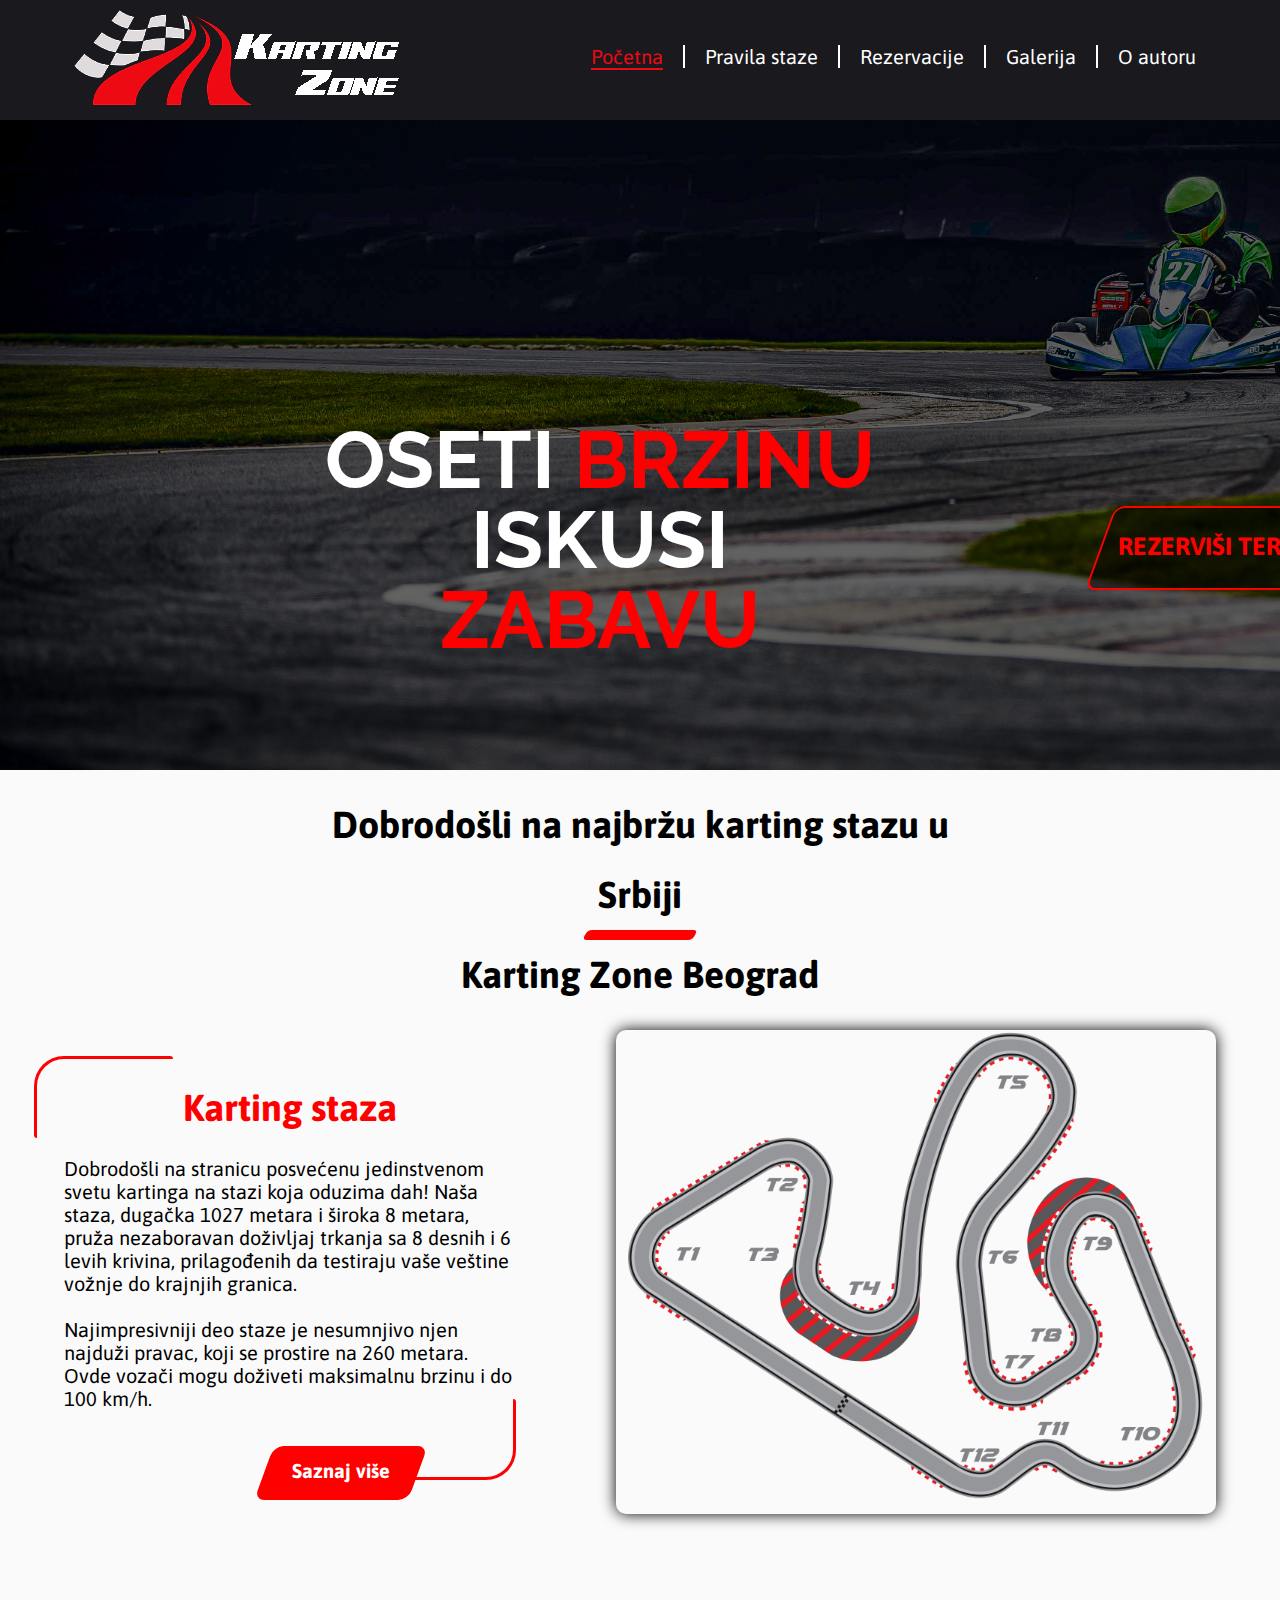
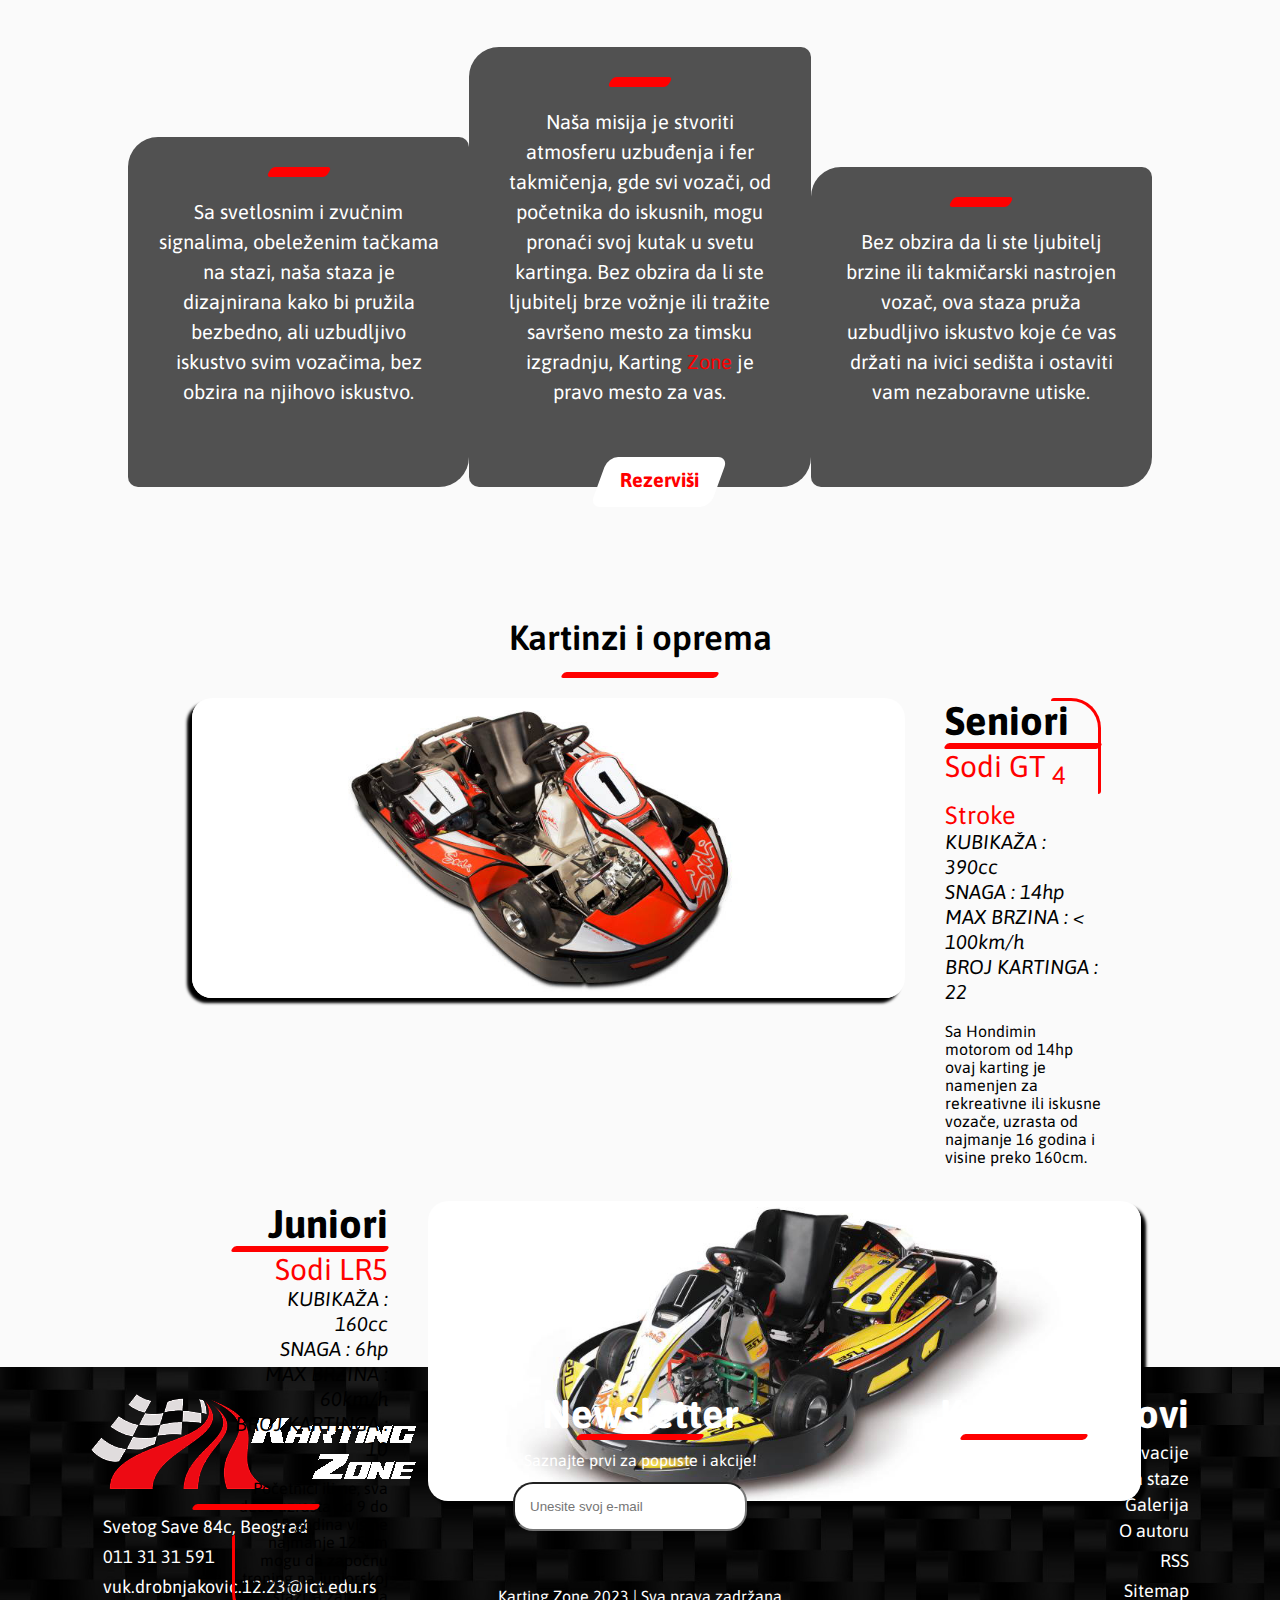
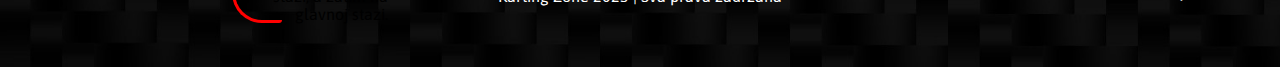
<file: index.html>
<!DOCTYPE html>
<html lang="sr-Latn-RS">
	<head>
		<meta charset="UTF-8"/>
		<meta name="keywords" content="karting, karting beograd, go kart, karting trkanje, karting srbija">
		<meta name="description" content="Dobrodošli na najbržu karting stazu u Srbiji | Karting Zone Beograd">
		<title>Karting Zone Srbija</title>
		<link href="img/h-logo.png" rel="shortcut icon" type="image/png"/>
		<link rel="preconnect" href="https://fonts.googleapis.com">
		<link rel="preconnect" href="https://fonts.gstatic.com" crossorigin>
		<link href="https://fonts.googleapis.com/css2?family=Asap:ital,wght@0,200;0,400;0,600;1,400;1,600&family=Raleway&display=swap" rel="stylesheet">
		<link rel="stylesheet" href="https://cdnjs.cloudflare.com/ajax/libs/font-awesome/6.5.0/css/all.min.css" integrity="sha512-Avb2QiuDEEvB4bZJYdft2mNjVShBftLdPG8FJ0V7irTLQ8Uo0qcPxh4Plq7G5tGm0rU+1SPhVotteLpBERwTkw==" crossorigin="anonymous" referrerpolicy="no-referrer"/>
		<link href="css/style.css" rel="stylesheet" type="text/css"/>
		
	</head>
	<body>
		<header>
			<div class="wrap">
				<div id="logo">
					<a href="index.html"><img src="img/logo-white.png" alt="Logo"/></a>
				</div>
				<nav>
					<ul>
						<li id="active"><a href="index.html">Početna</a></li>
						<li><a href="pravila-staze.html">Pravila staze</a></li>
						<li><a href="rezervacije.html">Rezervacije</a></li>
						<li><a href="galerija.html">Galerija</a></li>
						<li><a href="autor.html">O autoru</a></li>
					</ul>
				</nav>
				<div class="cleaner"></div>
			</div>
		</header>
		<div id="main">
			<div id="main-bg-picture">
				<div class="cover-black">
					<div class="wrap-h1">
						<h1>Oseti <span class="red">brzinu</span> <br/> iskusi <br/><span class="red">zabavu</span></h1>
					</div>
					<a href="rezervacije.html"><div class="main-button"><p>REZERVIŠI TERMIN</p></div></a>
				</div>
			</div>
			<div class="wrap">
				<div id="main-title">
					<h2>Dobrodošli na najbržu karting stazu u Srbiji</h2>
					<hr/>
					<h2>Karting Zone Beograd</h2>
				</div>
				<div id="main-staza">
					<div id="main-text-staza">
						<div class="text-title">
							<h2>Karting staza</h2>
							<br/>
						</div>
						<p>Dobrodošli na stranicu posvećenu jedinstvenom svetu kartinga na stazi koja oduzima dah! Naša staza, dugačka 1027 metara i široka 8 metara, pruža nezaboravan doživljaj trkanja sa 8 desnih i 6 levih krivina, prilagođenih da testiraju vaše veštine vožnje do krajnjih granica.</p>
						<br/>
						<p>Najimpresivniji deo staze je nesumnjivo njen najduži pravac, koji se prostire na 260 metara. Ovde vozači mogu doživeti maksimalnu brzinu i do 100 km/h.</p>
						<div class="top-left border"></div>
						<div class="bottom-right border"></div>
						<a href="pravila-staze.html"><div class="main-button"><p>Saznaj više</p></div></a>
					</div>
					<div id="main-picture-staza">
						<img src="img/track-layout.png" alt="Staza"/>
					</div>
				</div>
			</div>
			<div id="second-bg-picture">
				<div id="podium-wrap">
					<div class="II podium">
						<div class="podium-title">
							<i class="fa-solid fa-road"></i>
						</div>
						<hr/>
						<p> Sa svetlosnim i zvučnim signalima, obeleženim tačkama na stazi, naša staza je dizajnirana kako bi pružila bezbedno, ali uzbudljivo iskustvo svim vozačima, bez obzira na njihovo iskustvo.</p>
					</div>
					<div class="I podium">
						<div class="podium-title">
							<i class="fa-solid fa-ranking-star"></i>
						</div>
						<hr/>
						<p>Naša misija je stvoriti atmosferu uzbuđenja i fer takmičenja, gde svi vozači, od početnika do iskusnih, mogu pronaći svoj kutak u svetu kartinga. Bez obzira da li ste ljubitelj brze vožnje ili tražite savršeno mesto za timsku izgradnju, Karting <span class="red">Zone</span> je pravo mesto za vas.</p>
						<a href="rezervacije.html">
							<div class="main-button">
								<p>Rezerviši</p>
							</div>
						</a>
					</div>
					<div class="III podium">
						<div class="podium-title">
							<i class="fa-solid fa-flag-checkered"></i>
						</div>
						<hr/>
						<p>Bez obzira da li ste ljubitelj brzine ili takmičarski nastrojen vozač, ova staza pruža uzbudljivo iskustvo koje će vas držati na ivici sedišta i ostaviti vam nezaboravne utiske.</p>
					</div>
				</div>
			</div>
			<div id="main-karts">
				<h2>Kartinzi i oprema</h2>
				<hr/>
				<div class="karts-wrap" id="senior">
					<div id="senior-kart-image"><img src="img/senior-karting.jpg" alt="Senior karting"/></div>
					<div class="kart-text">
						<h3>Seniori</h3>
						<hr/>
						<h4>Sodi GT <sub>4 Stroke</sub></h4>
						<ul>
							<li>KUBIKAŽA : 390cc</li>
							<li>SNAGA : 14hp</li>
							<li>MAX BRZINA : &lt; 100km/h</li>
							<li>BROJ KARTINGA : 22</li>
						</ul>
						<br/>
						<p>Sa Hondimin motorom od 14hp ovaj karting je namenjen za rekreativne ili iskusne vozače, uzrasta od najmanje 16 godina i visine preko 160cm.</p>
						<div class="top-right border"></div>
					</div>
				</div>
				<div class="karts-wrap">
					<div class="kart-text" id="junior">
						<h3>Juniori</h3>
						<hr/>
						<h4>Sodi LR5</h4>
						<ul>
							<li>KUBIKAŽA : 160cc</li>
							<li>SNAGA : 6hp</li>
							<li>MAX BRZINA : 60km/h</li>
							<li>BROJ KARTINGA : 10</li>
						</ul>
						<br/>
						<p>Početnici ili ne, sva deca uzrasta od 9 do 15 godina visine najmanje 125cm mogu da započnu trening na juniorskoj stazi, a zatim na glavnoj stazi. </p>
						<div class="bottom-left border"></div>
					</div>
					<div id="junior-kart-image"><img src="img/junior-karting.jpg" alt="Junior karting"/></div>
				</div>
			</div>
		</div>
		<footer>
			<div class="wrap">
				<div class="footer-block">
					<a href="index.html"><img src="img/logo-white.png" alt="Footer logo"/></a>
					<hr/>
					<ul>
						<li><a href="#"><i class="fa-solid fa-location-dot"></i>&nbsp;&nbsp; Svetog Save 84c, Beograd</li></a>
						<li><a href="#"><i class="fa-solid fa-phone"></i>&nbsp;&nbsp; 011 31 31 591</li></a>
						<li><a href="mailto: vuk.drobnjakovic.12.23@ict.edu.rs"><i class="fa-solid fa-envelope"></i>&nbsp;&nbsp; vuk&#46;drobnjakovic&#46;12&#46;23&#64;ict&#46;edu&#46;rs</a></li>
					</ul>
				</div>
				<div class="footer-block">
					<h3>Newsletter</h3>
					<hr/>
					<form action="obrada.php" method="post">
						<label for="newsletter">Saznajte prvi za popuste i akcije!</label>
						<input type="email" id="newsletter" name="newsletter" placeholder="Unesite svoj e-mail"/>
						<a href="#"><i class="fa-solid fa-paper-plane"></i></a>
					</form>
					<a href="https://www.instagram.com" target="_blank"><i class="fa-brands fa-instagram"></i></a>
					<a href="https://www.facebook.com" target="_blank"><i class="fa-brands fa-facebook"></i></a>
					<a href="https://www.twitter.com" target="_blank"><i class="fa-brands fa-twitter"></i></a>
					<a href="https://www.linkedin.com" target="_blank"><i class="fa-brands fa-linkedin"></i></a>
					<p>Karting Zone 2023 | Sva prava zadržana</p>
				</div>
				<div class="footer-block">
					<h3>Korisni linkovi</h3>
					<hr/>
					<ul>
						<li><a href="rezervacije.html">Rezervacije</a></li>
						<li><a href="pravila-staze">Pravila staze</a></li>
						<li><a href="galerija.html">Galerija</a></li>
						<li><a href="autor.html">O autoru</a></li>
						<li><a href="rss.xml" target="_blank">RSS <i class="fa-solid fa-square-rss"></i></a></li>
						<li><a href="sitemap.xml" target="_blank">Sitemap<i class="fa-solid fa-sitemap"></i></a></li>
					</ul>
				</div>
			</div>
		</footer>
	</body>
</html>
</file>
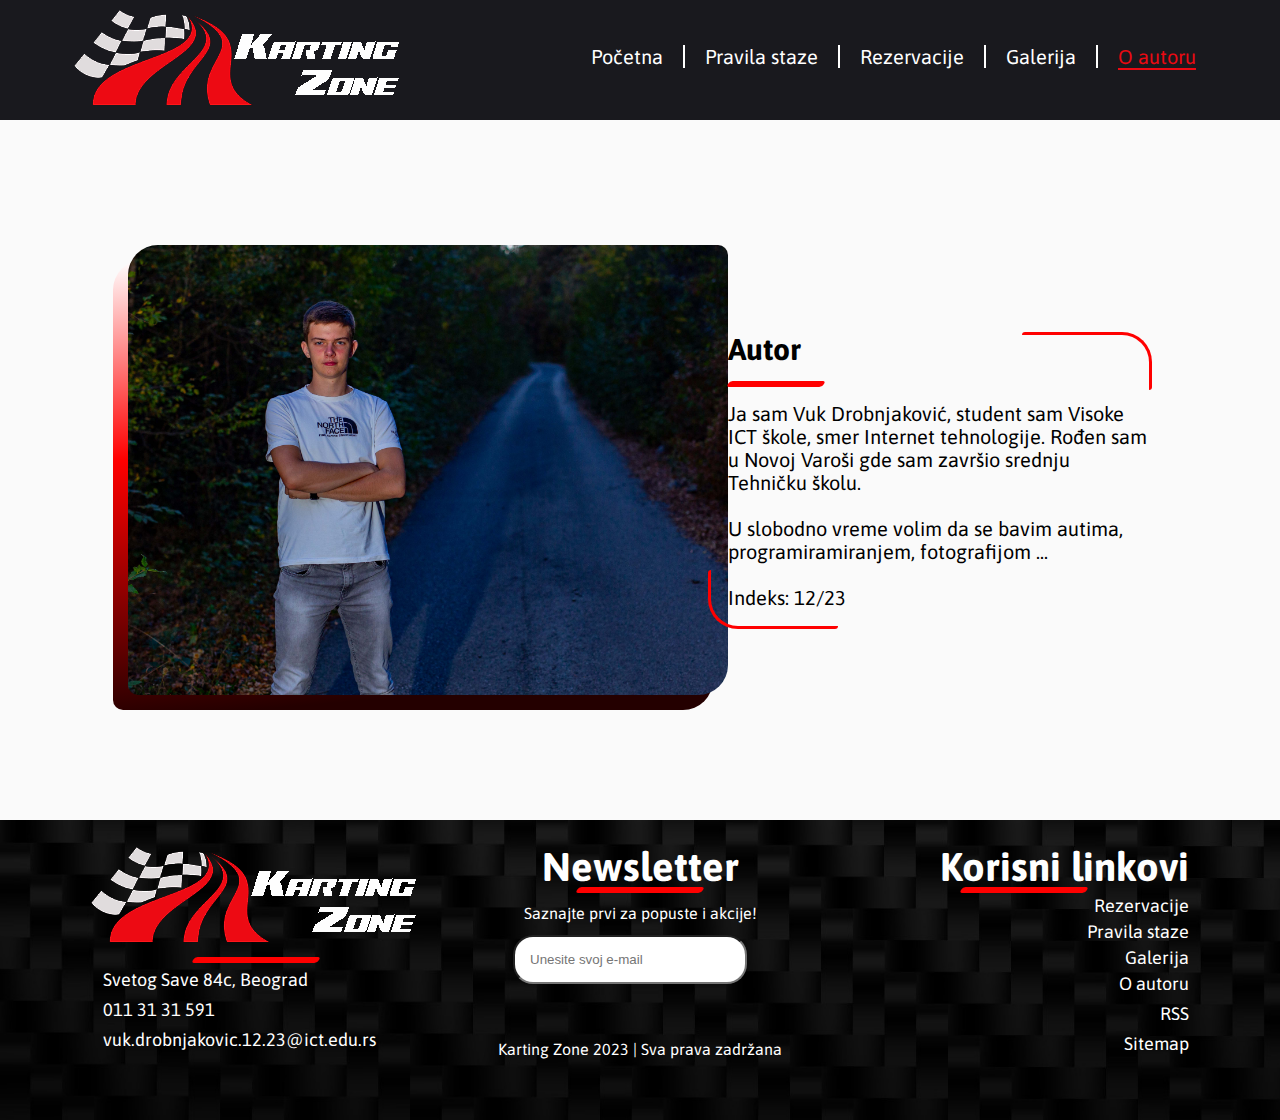
<file: autor.html>
<!DOCTYPE html>
<html lang="sr-Latn-RS">
	<head>
		<meta charset="UTF-8"/>
		<title>O autoru | Karting Zone</title>
		<link href="img/h-logo.png" rel="shortcut icon" type="image/png"/>
		<link rel="preconnect" href="https://fonts.googleapis.com">
		<link rel="preconnect" href="https://fonts.gstatic.com" crossorigin>
		<link href="https://fonts.googleapis.com/css2?family=Asap:ital,wght@0,200;0,400;0,600;1,400;1,600&family=Raleway&display=swap" rel="stylesheet">
		<link rel="stylesheet" href="https://cdnjs.cloudflare.com/ajax/libs/font-awesome/6.5.0/css/all.min.css" integrity="sha512-Avb2QiuDEEvB4bZJYdft2mNjVShBftLdPG8FJ0V7irTLQ8Uo0qcPxh4Plq7G5tGm0rU+1SPhVotteLpBERwTkw==" crossorigin="anonymous" referrerpolicy="no-referrer"/>
		<link href="css/style.css" rel="stylesheet" type="text/css"/>
		
	</head>
	<body>
		<header>
			<div class="wrap">
				<div id="logo">
					<a href="index.html"><img src="img/logo-white.png" alt="Logo"/></a>
				</div>
				<nav>
					<ul>
						<li><a href="index.html">Početna</a></li>
						<li><a href="pravila-staze.html">Pravila staze</a></li>
						<li><a href="rezervacije.html">Rezervacije</a></li>
						<li><a href="galerija.html">Galerija</a></li>
						<li id="active"><a href="autor.html">O autoru</a></li>
					</ul>
				</nav>
				<div class="cleaner"></div>
			</div>
		</header>
		<div id="main">
			<div id="wrap-autor">
				<div id="autor-picture">
					<div id="autor-picture-background"></div>
					<img src="img/autor.jpg" alt="autor"/>
				</div>
				<div id="autor-text">
					<div class="bottom-left border"></div>
					<h2>Autor</h2>
					<hr/>
					<p>Ja sam Vuk Drobnjaković, student sam Visoke ICT škole, smer Internet tehnologije. Rođen sam u Novoj Varoši gde sam završio srednju Tehničku školu.</p>
					<br/>
					<p>U slobodno vreme volim da se bavim autima, programiramiranjem, fotografijom ...</p>
					<br/>
					<p>Indeks: 12/23</p>
					<div class="top-right border"></div>
				</div>
			</div>
		</div>
		<footer>
			<div class="wrap">
				<div class="footer-block">
					<a href="index.html"><img src="img/logo-white.png" alt="Footer logo"/></a>
					<hr/>
					<ul>
						<li><a href="#"><i class="fa-solid fa-location-dot"></i>&nbsp;&nbsp; Svetog Save 84c, Beograd</li></a>
						<li><a href="#"><i class="fa-solid fa-phone"></i>&nbsp;&nbsp; 011 31 31 591</li></a>
						<li><a href="mailto: vuk.drobnjakovic.12.23@ict.edu.rs"><i class="fa-solid fa-envelope"></i>&nbsp;&nbsp; vuk&#46;drobnjakovic&#46;12&#46;23&#64;ict&#46;edu&#46;rs</a></li>
					</ul>
				</div>
				<div class="footer-block">
					<h3>Newsletter</h3>
					<hr/>
					<form action="obrada.php" method="post">
						<label for="newsletter">Saznajte prvi za popuste i akcije!</label>
						<input type="email" id="newsletter" name="newsletter" placeholder="Unesite svoj e-mail"/>
						<a href="#"><i class="fa-solid fa-paper-plane"></i></a>
					</form>
					<a href="https://www.instagram.com" target="_blank"><i class="fa-brands fa-instagram"></i></a>
					<a href="https://www.facebook.com" target="_blank"><i class="fa-brands fa-facebook"></i></a>
					<a href="https://www.twitter.com" target="_blank"><i class="fa-brands fa-twitter"></i></a>
					<a href="https://www.linkedin.com" target="_blank"><i class="fa-brands fa-linkedin"></i></a>
					<p>Karting Zone 2023 | Sva prava zadržana</p>
				</div>
				<div class="footer-block">
					<h3>Korisni linkovi</h3>
					<hr/>
					<ul>
						<li><a href="rezervacije.html">Rezervacije</a></li>
						<li><a href="pravila-staze">Pravila staze</a></li>
						<li><a href="galerija.html">Galerija</a></li>
						<li><a href="autor.html">O autoru</a></li>
						<li><a href="rss.xml" target="_blank">RSS <i class="fa-solid fa-square-rss"></i></a></li>
						<li><a href="sitemap.xml" target="_blank">Sitemap<i class="fa-solid fa-sitemap"></i></a></li>
					</ul>
				</div>
			</div>
		</footer>
	</body>
</html>
</file>
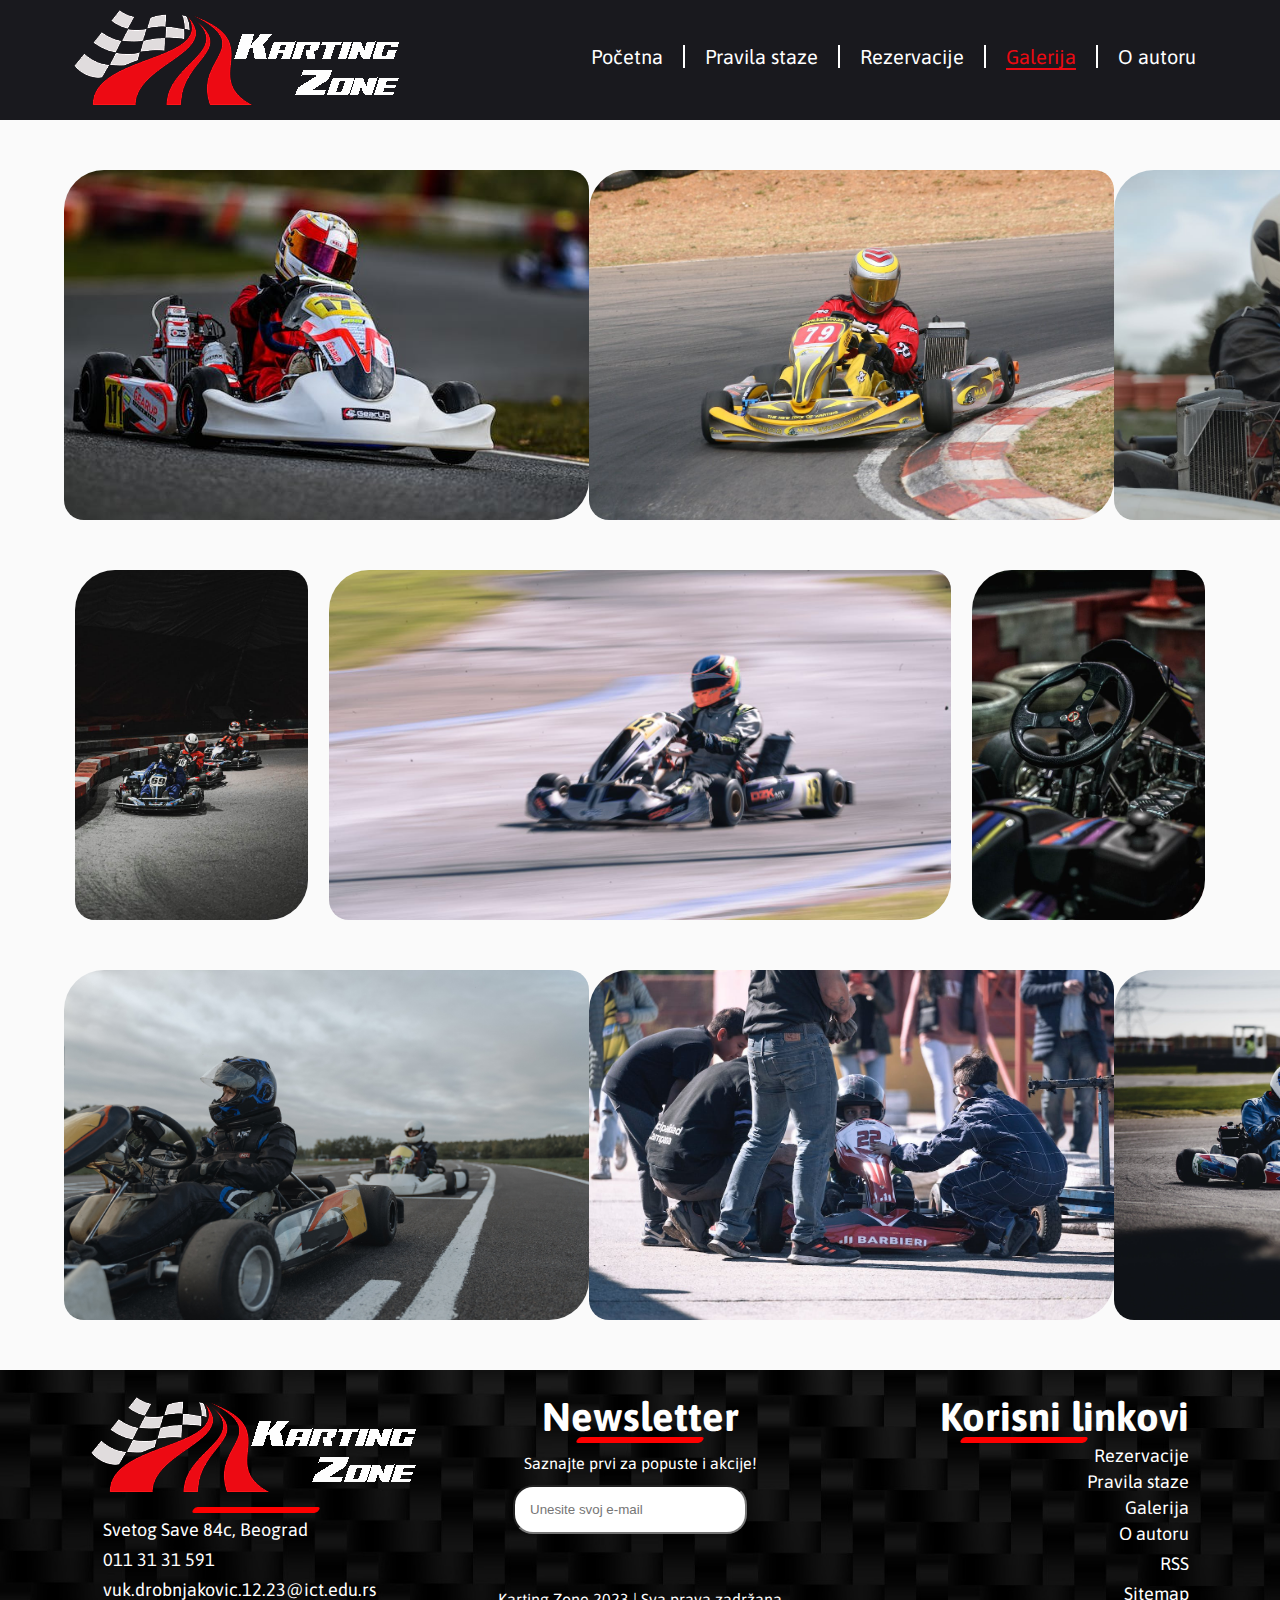
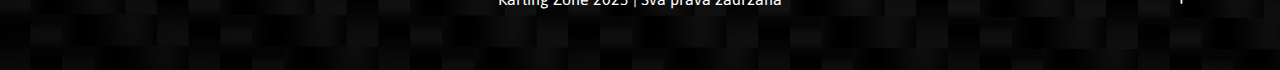
<file: galerija.html>
<!DOCTYPE html>
<html lang="sr-Latn-RS">
	<head>
		<meta charset="UTF-8"/>
		<title>Galerija | Karting Zone</title>
		<link href="img/h-logo.png" rel="shortcut icon" type="image/png"/>
		<link rel="preconnect" href="https://fonts.googleapis.com">
		<link rel="preconnect" href="https://fonts.gstatic.com" crossorigin>
		<link href="https://fonts.googleapis.com/css2?family=Asap:ital,wght@0,200;0,400;0,600;1,400;1,600&family=Raleway&display=swap" rel="stylesheet">
		<link rel="stylesheet" href="https://cdnjs.cloudflare.com/ajax/libs/font-awesome/6.5.0/css/all.min.css" integrity="sha512-Avb2QiuDEEvB4bZJYdft2mNjVShBftLdPG8FJ0V7irTLQ8Uo0qcPxh4Plq7G5tGm0rU+1SPhVotteLpBERwTkw==" crossorigin="anonymous" referrerpolicy="no-referrer"/>
		<link href="css/style.css" rel="stylesheet" type="text/css"/>
		
	</head>
	<body>
		<header>
			<div class="wrap">
				<div id="logo">
					<a href="index.html"><img src="img/logo-white.png" alt="Logo"/></a>
				</div>
				<nav>
					<ul>
						<li><a href="index.html">Početna</a></li>
						<li><a href="pravila-staze.html">Pravila staze</a></li>
						<li><a href="rezervacije.html">Rezervacije</a></li>
						<li id="active"><a href="galerija.html">Galerija</a></li>
						<li><a href="autor.html">O autoru</a></li>
					</ul>
				</nav>
				<div class="cleaner"></div>
			</div>
		</header>
		<div id="main">
			<div class="wrap-gallery">
				<div class="item"><img src="img/galerija1.jpg" alt="Slika"/></div>
				<div class="item"><img src="img/galerija2.jpg" alt="Slika"/></div>
				<div class="item"><img src="img/galerija3.jpg" alt="Slika"/></div>
			</div>
			<div class="wrap-gallery">
				<div class="item"><img src="img/galerija7.jpg" alt="Slika"/></div>
				<div class="item"><img src="img/galerija8.jpg" alt="Slika"/></div>
				<div class="item"><img src="img/galerija9.jpg" alt="Slika"/></div>
			</div>
			<div class="wrap-gallery">
				<div class="item"><img src="img/galerija4.jpg" alt="Slika"/></div>
				<div class="item"><img src="img/galerija5.jpg" alt="Slika"/></div>
				<div class="item"><img src="img/galerija6.jpg" alt="Slika"/></div>
			</div>
		</div>
		<footer>
			<div class="wrap">
				<div class="footer-block">
					<a href="index.html"><img src="img/logo-white.png" alt="Footer logo"/></a>
					<hr/>
					<ul>
						<li><a href="#"><i class="fa-solid fa-location-dot"></i>&nbsp;&nbsp; Svetog Save 84c, Beograd</li></a>
						<li><a href="#"><i class="fa-solid fa-phone"></i>&nbsp;&nbsp; 011 31 31 591</li></a>
						<li><a href="mailto: vuk.drobnjakovic.12.23@ict.edu.rs"><i class="fa-solid fa-envelope"></i>&nbsp;&nbsp; vuk&#46;drobnjakovic&#46;12&#46;23&#64;ict&#46;edu&#46;rs</a></li>
					</ul>
				</div>
				<div class="footer-block">
					<h3>Newsletter</h3>
					<hr/>
					<form action="obrada.php" method="post">
						<label for="newsletter">Saznajte prvi za popuste i akcije!</label>
						<input type="email" id="newsletter" name="newsletter" placeholder="Unesite svoj e-mail"/>
						<a href="#"><i class="fa-solid fa-paper-plane"></i></a>
					</form>
					<a href="https://www.instagram.com" target="_blank"><i class="fa-brands fa-instagram"></i></a>
					<a href="https://www.facebook.com" target="_blank"><i class="fa-brands fa-facebook"></i></a>
					<a href="https://www.twitter.com" target="_blank"><i class="fa-brands fa-twitter"></i></a>
					<a href="https://www.linkedin.com" target="_blank"><i class="fa-brands fa-linkedin"></i></a>
					<p>Karting Zone 2023 | Sva prava zadržana</p>
				</div>
				<div class="footer-block">
					<h3>Korisni linkovi</h3>
					<hr/>
					<ul>
						<li><a href="rezervacije.html">Rezervacije</a></li>
						<li><a href="pravila-staze">Pravila staze</a></li>
						<li><a href="galerija.html">Galerija</a></li>
						<li><a href="autor.html">O autoru</a></li>
						<li><a href="rss.xml" target="_blank">RSS <i class="fa-solid fa-square-rss"></i></a></li>
						<li><a href="sitemap.xml" target="_blank">Sitemap<i class="fa-solid fa-sitemap"></i></a></li>
					</ul>
				</div>
			</div>
		</footer>
	</body>
</html>
</file>
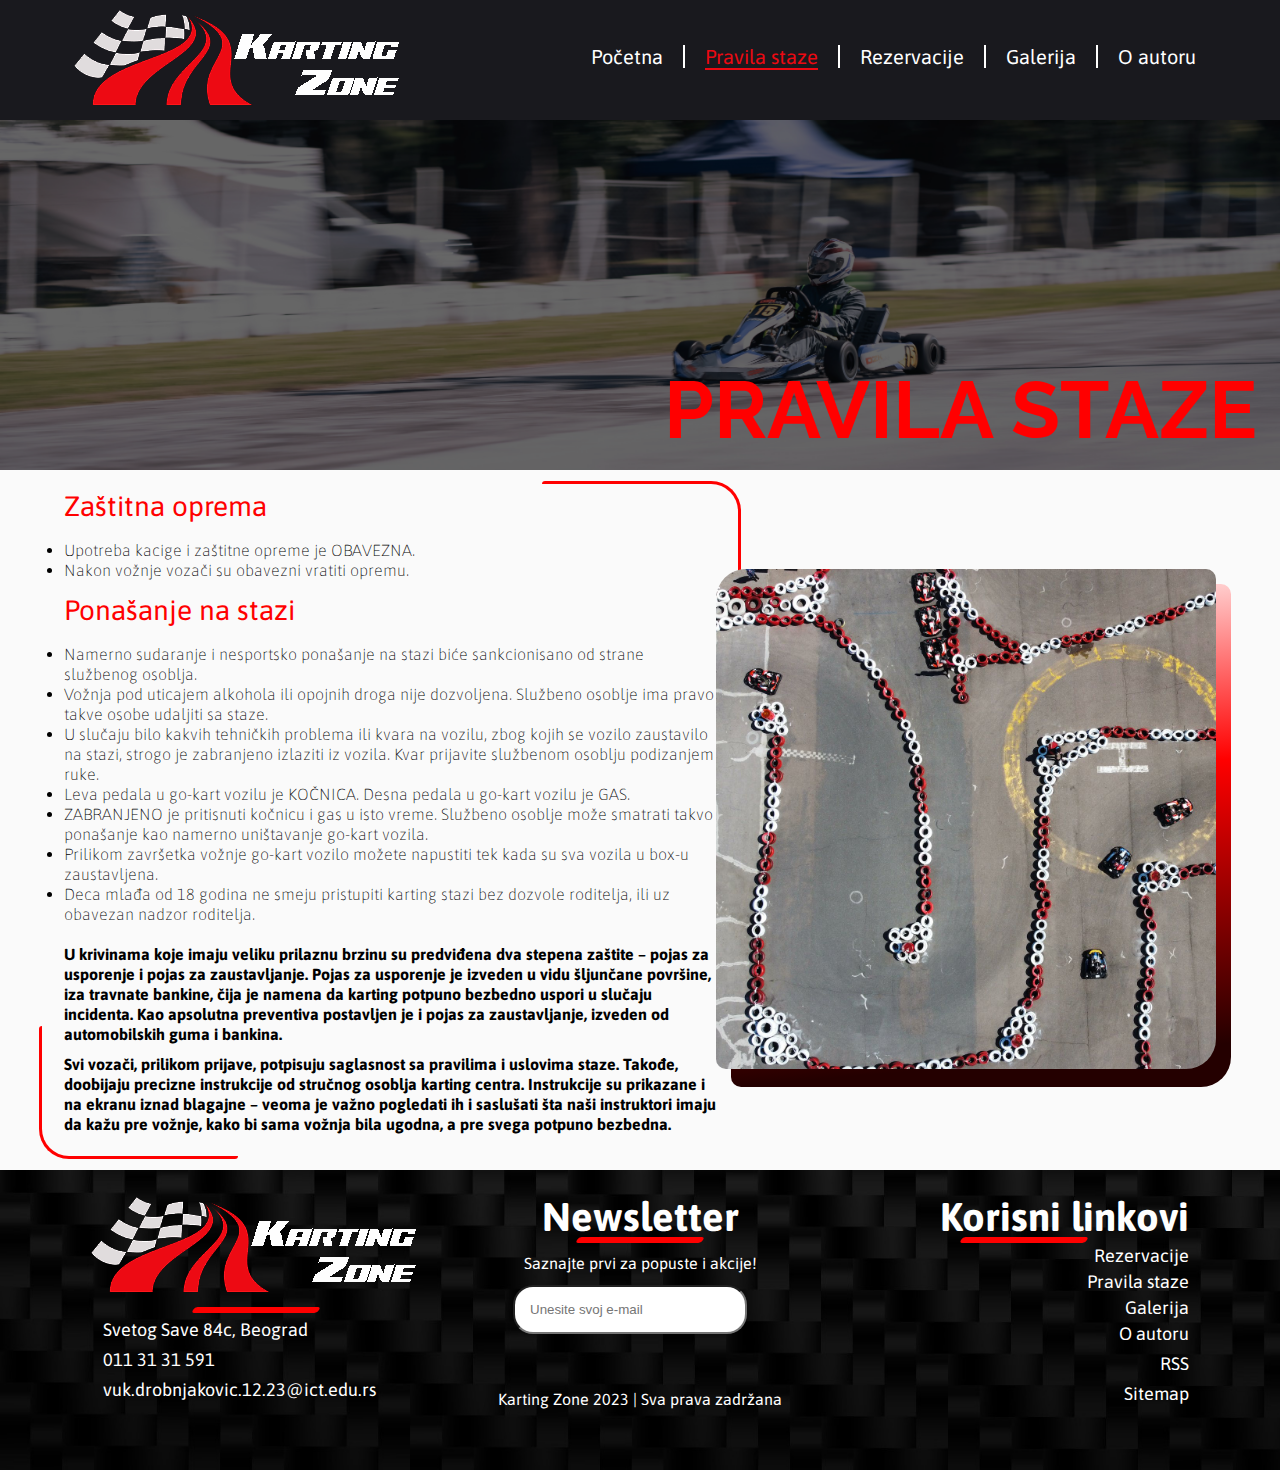
<file: pravila-staze.html>
<!DOCTYPE html>
<html lang="sr-Latn-RS">
	<head>
		<meta charset="UTF-8"/>
		<title>Pravila staze | Karting Zone</title>
		<link href="img/h-logo.png" rel="shortcut icon" type="image/png"/>
		<link rel="preconnect" href="https://fonts.googleapis.com">
		<link rel="preconnect" href="https://fonts.gstatic.com" crossorigin>
		<link href="https://fonts.googleapis.com/css2?family=Asap:ital,wght@0,200;0,400;0,600;1,400;1,600&family=Raleway&display=swap" rel="stylesheet">
		<link rel="stylesheet" href="https://cdnjs.cloudflare.com/ajax/libs/font-awesome/6.5.0/css/all.min.css" integrity="sha512-Avb2QiuDEEvB4bZJYdft2mNjVShBftLdPG8FJ0V7irTLQ8Uo0qcPxh4Plq7G5tGm0rU+1SPhVotteLpBERwTkw==" crossorigin="anonymous" referrerpolicy="no-referrer"/>
		<link href="css/style.css" rel="stylesheet" type="text/css"/>
		
	</head>
	<body>
		<header>
			<div class="wrap">
				<div id="logo">
					<a href="index.html"><img src="img/logo-white.png" alt="Logo"/></a>
				</div>
				<nav>
					<ul>
						<li><a href="index.html">Početna</a></li>
						<li id="active"><a href="pravila-staze.html">Pravila staze</a></li>
						<li><a href="rezervacije.html">Rezervacije</a></li>
						<li><a href="galerija.html">Galerija</a></li>
						<li><a href="autor.html">O autoru</a></li>
					</ul>
				</nav>
				<div class="cleaner"></div>
			</div>
		</header>
		<div id="main">
			<div id="rules-bg-picture">
				<div class="cover-black">
					<div class="wrap-h1 rules-title">
						<h1><span class="red">PRAVILA STAZE</span></h1>
					</div>
				</div>
			</div>
			<div class="wrap rules-main">
				<div id="rules-text">
					<div class="border bottom-left"></div>
					<div class="border top-right"></div>
					<span class="red">Zaštitna oprema</span>
					<ul class="fa-ul">
						<li><span class="fa-li"><i class="fa-solid fa-flag-checkered"></i></i></span>Upotreba kacige i zaštitne opreme je OBAVEZNA.</li>
						<li><span class="fa-li"><i class="fa-solid fa-flag-checkered"></i></i></span>Nakon vožnje vozači su obavezni vratiti opremu.</li>
					</ul>
					<span class="red">Ponašanje na stazi</span>
					<ul class="fa-ul">
						<li><span class="fa-li"><i class="fa-solid fa-flag-checkered"></i></i></span>Namerno sudaranje i nesportsko ponašanje na stazi biće sankcionisano od strane službenog osoblja.</li>
						<li><span class="fa-li"><i class="fa-solid fa-flag-checkered"></i></i></span>Vožnja pod uticajem alkohola ili opojnih droga nije dozvoljena. Službeno osoblje ima pravo takve osobe udaljiti sa staze.</li>
						<li><span class="fa-li"><i class="fa-solid fa-flag-checkered"></i></i></span>U slučaju bilo kakvih tehničkih problema ili kvara na vozilu, zbog kojih se vozilo zaustavilo na stazi, strogo je zabranjeno izlaziti iz vozila. Kvar prijavite službenom osoblju podizanjem ruke.</li>
						<li><span class="fa-li"><i class="fa-solid fa-flag-checkered"></i></i></span>Leva pedala u go-kart vozilu je KOČNICA. Desna pedala u go-kart vozilu je GAS.</li>
						<li><span class="fa-li"><i class="fa-solid fa-flag-checkered"></i></i></span>ZABRANJENO je pritisnuti kočnicu i gas u isto vreme. Službeno osoblje može smatrati takvo ponašanje kao namerno uništavanje go-kart vozila.</li>
						<li><span class="fa-li"><i class="fa-solid fa-flag-checkered"></i></i></span>Prilikom završetka vožnje go-kart vozilo možete napustiti tek kada su sva vozila u box-u zaustavljena.</li>
						<li><span class="fa-li"><i class="fa-solid fa-flag-checkered"></i></i></span>Deca mlađa od 18 godina ne smeju pristupiti karting stazi bez dozvole roditelja, ili uz obavezan nadzor roditelja.</li>
					</ul>
					<p>U krivinama koje imaju veliku prilaznu brzinu su predviđena dva stepena zaštite – pojas za usporenje i pojas za zaustavljanje. Pojas za usporenje je izveden u vidu šljunčane površine, iza travnate bankine, čija je namena da karting potpuno bezbedno uspori u slučaju incidenta. Kao apsolutna preventiva postavljen je i pojas za zaustavljanje, izveden od automobilskih guma i bankina.</p>
					<p>Svi vozači, prilikom prijave, potpisuju saglasnost sa pravilima i uslovima staze. Takođe, doobijaju precizne instrukcije od stručnog osoblja karting centra. Instrukcije su prikazane i na ekranu iznad blagajne – veoma je važno pogledati ih i saslušati šta naši instruktori imaju da kažu pre vožnje, kako bi sama vožnja bila ugodna, a pre svega potpuno bezbedna.</p>
				</div>
				<div id="rules-picture"><img src="img/rules-slika.jpg" alt="mini staza" />
					<div id="rules-picture-background"></div>
				</div>
			</div>
		</div>
		<footer>
			<div class="wrap">
				<div class="footer-block">
					<a href="index.html"><img src="img/logo-white.png" alt="Footer logo"/></a>
					<hr/>
					<ul>
						<li><a href="#"><i class="fa-solid fa-location-dot"></i>&nbsp;&nbsp; Svetog Save 84c, Beograd</li></a>
						<li><a href="#"><i class="fa-solid fa-phone"></i>&nbsp;&nbsp; 011 31 31 591</li></a>
						<li><a href="mailto: vuk.drobnjakovic.12.23@ict.edu.rs"><i class="fa-solid fa-envelope"></i>&nbsp;&nbsp; vuk&#46;drobnjakovic&#46;12&#46;23&#64;ict&#46;edu&#46;rs</a></li>
					</ul>
				</div>
				<div class="footer-block">
					<h3>Newsletter</h3>
					<hr/>
					<form action="obrada.php" method="post">
						<label for="newsletter">Saznajte prvi za popuste i akcije!</label>
						<input type="email" id="newsletter" name="newsletter" placeholder="Unesite svoj e-mail"/>
						<a href="#"><i class="fa-solid fa-paper-plane"></i></a>
					</form>
					<a href="https://www.instagram.com" target="_blank"><i class="fa-brands fa-instagram"></i></a>
					<a href="https://www.facebook.com" target="_blank"><i class="fa-brands fa-facebook"></i></a>
					<a href="https://www.twitter.com" target="_blank"><i class="fa-brands fa-twitter"></i></a>
					<a href="https://www.linkedin.com" target="_blank"><i class="fa-brands fa-linkedin"></i></a>
					<p>Karting Zone 2023 | Sva prava zadržana</p>
				</div>
				<div class="footer-block">
					<h3>Korisni linkovi</h3>
					<hr/>
					<ul>
						<li><a href="rezervacije.html">Rezervacije</a></li>
						<li><a href="pravila-staze">Pravila staze</a></li>
						<li><a href="galerija.html">Galerija</a></li>
						<li><a href="autor.html">O autoru</a></li>
						<li><a href="rss.xml" target="_blank">RSS <i class="fa-solid fa-square-rss"></i></a></li>
						<li><a href="sitemap.xml" target="_blank">Sitemap<i class="fa-solid fa-sitemap"></i></a></li>
					</ul>
				</div>
			</div>
		</footer>
	</body>
</html>
</file>
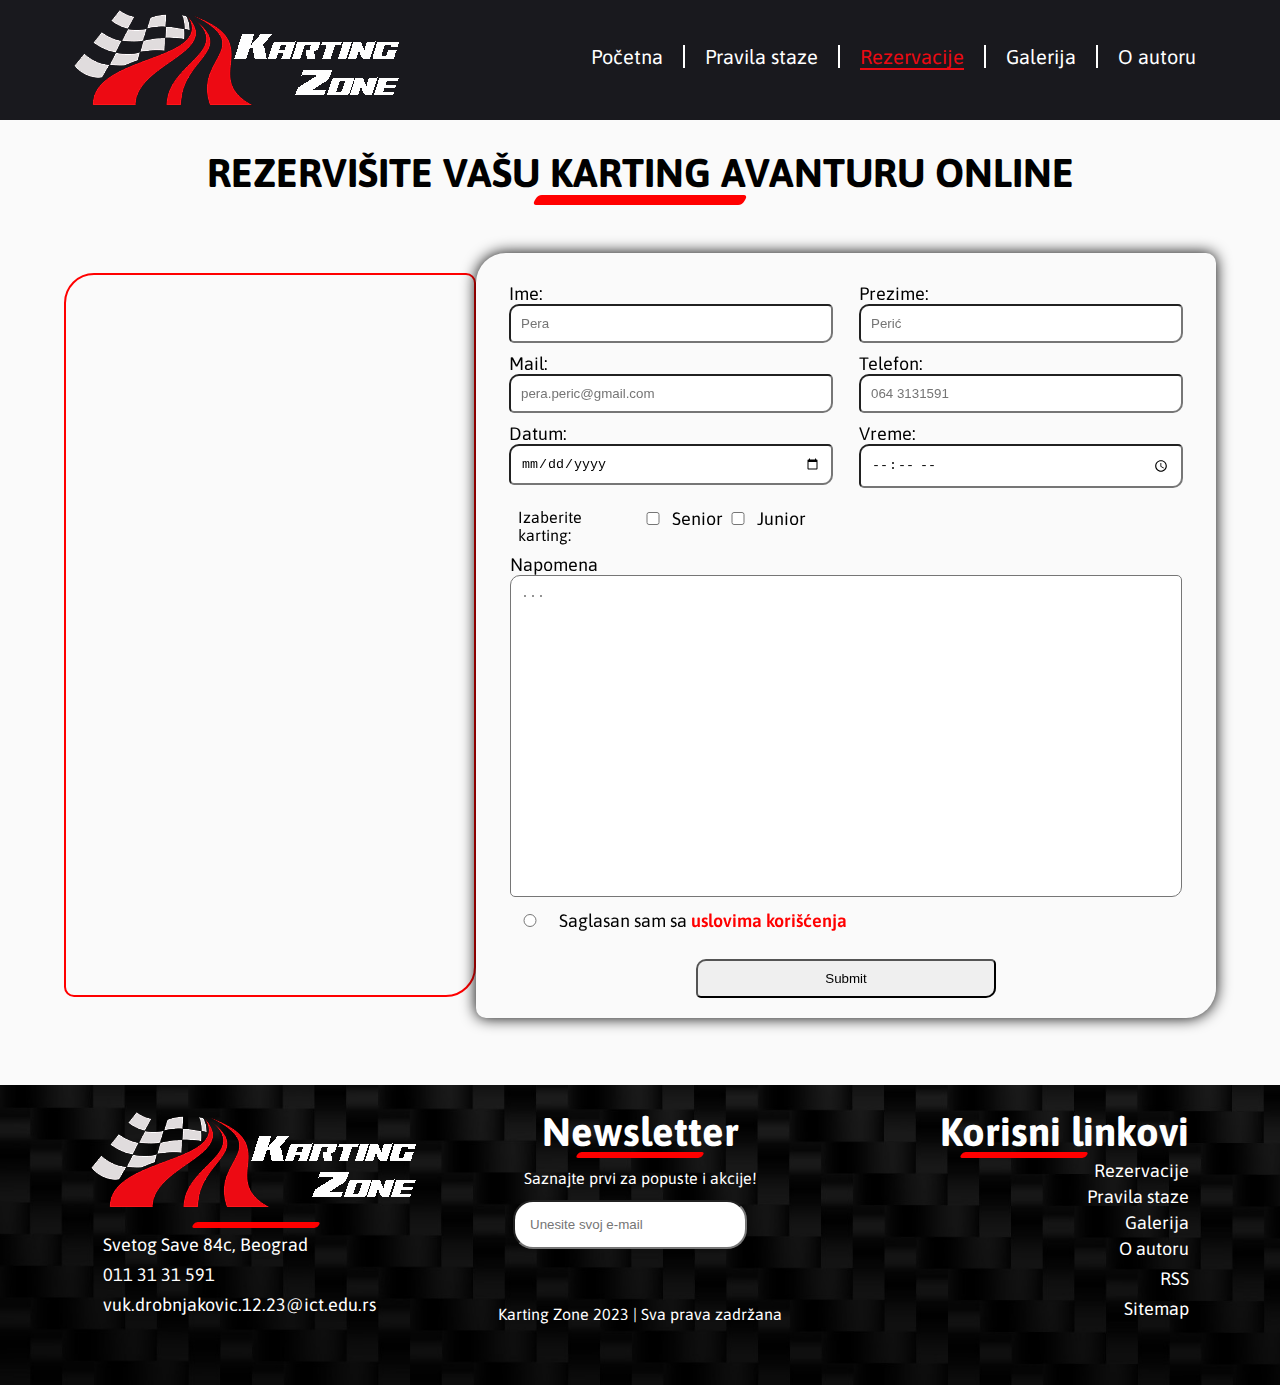
<file: rezervacije.html>
<!DOCTYPE html>
<html lang="sr-Latn-RS">
	<head>
		<meta charset="UTF-8"/>
		<title>Rezervacije | Karting Zone</title>
		<link href="img/h-logo.png" rel="shortcut icon" type="image/png"/>
		<link rel="preconnect" href="https://fonts.googleapis.com">
		<link rel="preconnect" href="https://fonts.gstatic.com" crossorigin>
		<link href="https://fonts.googleapis.com/css2?family=Asap:ital,wght@0,200;0,400;0,600;1,400;1,600&family=Raleway&display=swap" rel="stylesheet">
		<link rel="stylesheet" href="https://cdnjs.cloudflare.com/ajax/libs/font-awesome/6.5.0/css/all.min.css" integrity="sha512-Avb2QiuDEEvB4bZJYdft2mNjVShBftLdPG8FJ0V7irTLQ8Uo0qcPxh4Plq7G5tGm0rU+1SPhVotteLpBERwTkw==" crossorigin="anonymous" referrerpolicy="no-referrer"/>
		<link href="css/style.css" rel="stylesheet" type="text/css"/>
		
	</head>
	<body>
		<header>
			<div class="wrap">
				<div id="logo">
					<a href="index.html"><img src="img/logo-white.png" alt="Logo"/></a>
				</div>
				<nav>
					<ul>
						<li><a href="index.html">Početna</a></li>
						<li><a href="pravila-staze.html">Pravila staze</a></li>
						<li id="active"><a href="rezervacije.html">Rezervacije</a></li>
						<li><a href="galerija.html">Galerija</a></li>
						<li><a href="autor.html">O autoru</a></li>
					</ul>
				</nav>
				<div class="cleaner"></div>
			</div>
		</header>
		<div id="main">
			<div id="title-rezervacije">REZERVIŠITE VAŠU KARTING AVANTURU ONLINE
				<hr/>
			</div>
			<div class="wrap rezervacije">
				<div id="location-rezervacije">
					<iframe src="https://www.google.com/maps/embed?pb=!1m18!1m12!1m3!1d2830.3588588815956!2d20.48183987678714!3d44.81425337107085!2m3!1f0!2f0!3f0!3m2!1i1024!2i768!4f13.1!3m3!1m2!1s0x475a7a9609031735%3A0xc17ed71f59ac4725!2z0JLQuNGB0L7QutCwIElDVCDRiNC60L7Qu9Cw!5e0!3m2!1ssr!2srs!4v1701469664012!5m2!1ssr!2srs" width="500" height="700" style="border:0;" allowfullscreen="" loading="lazy" referrerpolicy="no-referrer-when-downgrade"></iframe>
				</div>
				<form action="obrada.php" method="get">
					<div id="form-rezervacije">
						<div class="form-item">
							<label for="name">Ime:</label><br/>
							<input type="text" id="name" name="name" placeholder="Pera" autocomplete="on" />
						</div>
						<div class="form-item">
							<label for="surname">Prezime:</label><br/>
							<input type="text" id="surname" name="surname" placeholder="Perić"/>
						</div>
						<div class="form-item">
							<label for="mail">Mail:</label><br/>
							<input type="email" id="mail" name="mail" placeholder="pera.peric@gmail.com"/>
						</div>
						<div class="form-item">
							<label for="phone">Telefon:</label><br/>
							<input type="tel" id="phone" name="phone" placeholder="064 3131591" autocomplete="on"/>
						</div>
						<div class="form-item">
							<label for="date">Datum:</label><br/>
							<input type="date" id="date" name="date"/>
						</div>
						<div class="form-item">
							<label for="time">Vreme:</label><br/>
							<input type="time" id="time" name="time"/>
						</div>
						<div id="check-form">
							<p>Izaberite karting:</p>
							<div class="form-item">
								<input type="checkbox" id="senior-check" name="karting-check"/>
								<label for="senior-check">Senior</label>
							</div>
							<div class="form-item">
								<input type="checkbox" id="junior-check" name="karting-check"/>
								<label for="junior-check">Junior</label>
							</div>
						</div>
						<div class="form-item hidden"><input/></div>
						<div class="form-item">
							<label for="note">Napomena</label><br/>
							<textarea id="note" placeholder="..."></textarea>
						</div>
						<div class="form-item term">
							<input type="radio" id="term" name="term"/>
							<label for="term">Saglasan sam sa <a href="pravila-staze">uslovima korišćenja</a></label><br/>
						</div>
						<div class="form-item hidden"><input/></div>
						<div class="form-item">
							<input type="submit" id="submit" name="submit"/>
						</div>
					</div>
				</form>
			</div>
		</div>
		<footer>
			<div class="wrap">
				<div class="footer-block">
					<a href="index.html"><img src="img/logo-white.png" alt="Footer logo"/></a>
					<hr/>
					<ul>
						<li><a href="#"><i class="fa-solid fa-location-dot"></i>&nbsp;&nbsp; Svetog Save 84c, Beograd</li></a>
						<li><a href="#"><i class="fa-solid fa-phone"></i>&nbsp;&nbsp; 011 31 31 591</li></a>
						<li><a href="mailto: vuk.drobnjakovic.12.23@ict.edu.rs"><i class="fa-solid fa-envelope"></i>&nbsp;&nbsp; vuk&#46;drobnjakovic&#46;12&#46;23&#64;ict&#46;edu&#46;rs</a></li>
					</ul>
				</div>
				<div class="footer-block">
					<h3>Newsletter</h3>
					<hr/>
					<form action="obrada.php" method="post">
						<label for="newsletter">Saznajte prvi za popuste i akcije!</label>
						<input type="email" id="newsletter" name="newsletter" placeholder="Unesite svoj e-mail"/>
						<a href="#"><i class="fa-solid fa-paper-plane"></i></a>
					</form>
					<a href="https://www.instagram.com" target="_blank"><i class="fa-brands fa-instagram"></i></a>
					<a href="https://www.facebook.com" target="_blank"><i class="fa-brands fa-facebook"></i></a>
					<a href="https://www.twitter.com" target="_blank"><i class="fa-brands fa-twitter"></i></a>
					<a href="https://www.linkedin.com" target="_blank"><i class="fa-brands fa-linkedin"></i></a>
					<p>Karting Zone 2023 | Sva prava zadržana</p>
				</div>
				<div class="footer-block">
					<h3>Korisni linkovi</h3>
					<hr/>
					<ul>
						<li><a href="rezervacije.html">Rezervacije</a></li>
						<li><a href="pravila-staze">Pravila staze</a></li>
						<li><a href="galerija.html">Galerija</a></li>
						<li><a href="autor.html">O autoru</a></li>
						<li><a href="rss.xml" target="_blank">RSS <i class="fa-solid fa-square-rss"></i></a></li>
						<li><a href="sitemap.xml" target="_blank">Sitemap<i class="fa-solid fa-sitemap"></i></a></li>
					</ul>
				</div>
			</div>
		</footer>
	</body>
</html>
</file>
<file: css/style.css>
*{
	margin: 0px;
	padding: 0px;
	text-decoration: none;
}
body{
	background-color: #fafafa;
	font-family: 'Asap', sans-serif;
}
.cleaner{
	clear: both;
}

/*head*/

header{
	width: 100%;
	height: 120px;
	background-color: rgba(0,0,5,0.9);
}
.wrap{
	width: 90%;
	margin: 0px auto;
}
#logo{
	height: 100%;
	float: left;
	margin: 10px;
}
nav{
	float: right;
	padding: 35px 0px;
}
nav ul li{
	float: left;
	margin: 10px 0px;
	padding: 0px 20px;
	border-right: 2px solid #ffffff;
	list-style-type: none;
}
nav ul li:nth-last-child(1){
	border-right: 0px;
}
nav ul li a{
	text-decoration: none;
	color: white;
	font-size: 20px;
	transition: transform 0.3s;
	
}
nav ul li a:hover, #active a{
	border-bottom: 2px solid #EC0912;
	color: #EC0912;
}

/* main */

hr{
	margin: 0px auto;
	border: 5px solid red;
	border-radius: 4px;
	transform: skew(-30deg);
}
.border{
	position: absolute;
	width: 30%;
	height: 20%;
	border: 3px solid red;
}
.bottom-left{
	bottom: 0px;
	left: 0px;
	border-right: none;
	border-top: none;
	border-radius: 3px 0px 3px 30px;
}
.top-left{
	top: 0px;
	left: 0px;
	border-bottom: none;
	border-right: none;
	border-radius: 30px 3px 0px 3px;
}
.top-right{
	top: 0px;
	right: 0px;
	border-bottom: none;
	border-left: none;
	border-radius: 3px 30px 3px 0px;
}
.bottom-right{
	bottom: 0px;
	right: 0px;
	border-top: none;
	border-left: none;
	border-radius: 0px 3px 30px 3px;
}
#main{
	width: 100%;
}
#main-bg-picture{
	background-image: url("../img/main-slika2.jpg");
	background-repeat: no-repeat;
	width: 100%;
	height: 650px;
	background-size: cover;
}
.cover-black{
	position: relative;
	width: 100%;
	height: 100%;
	background-color: rgba(0,0,0,0.6);
}
.wrap-h1{
	width: 800px;
	position: absolute;
	font-family: 'Raleway', sans-serif;
	color: white;
	font-weight: 100;
	font-size: 40px;
	text-transform: uppercase;
	line-height: 80px;
	text-align: center;
	top: 300px;
	left: 200px;
	animation-name: title-entrance;
	animation-duration: 1.5s;

}
.red{
	color: red;
	
}
#main-title{
	margin: 20px auto;
	width: 60%;
	font-size: 25px;
	text-align: center;
	line-height: 70px;
	font-weight: 200;
}
#main-title hr{
	width: 100px;
}
#main-staza{
	display: flex;
	align-items: center;
	justify-content: center;
}
#main-text-staza{
	width: 600px;
	font-size: 20px;
	padding-bottom: 70px;
	position: relative;
}
#main-text-staza .top-left{
	top: -30px;
	left: -30px;
}
#main-picture-staza{
	margin-left: 100px;
}
#main-picture-staza img{
	position: relative;
	width: 600px;
	box-shadow: 0 0 15px #000;
	margin-bottom: 20px;
	transition: box-shadow 0.5s;
	border-radius: 10px;
}
#main-picture-staza img:hover{
	box-shadow: 0 0 15px #aa0000;
}
.text-title{
	text-align: center;
	font-size: 25px;
	color: red;
}
#second-bg-picture{
	width: 100%;
	height: 650px;
	background-image: url("../img/second-slika1.jpg");
	background-position: center;
	background-size: cover;
	background-repeat: no-repeat;
	background-attachment: fixed;
}
#podium-wrap {
	width: 80%;
	height: 500px;
	margin: 0px auto;
	display: flex;
	justify-content: space-around;
	align-items: flex-end;
	padding: 50px 0px;
}
.podium{
	position: relative;
	width: 360px;
	height: 300px;
	background-color: rgba(50,50,50,0.85);
	border-radius: 30px 10px 30px 10px;
	padding: 10px;
	transition: box-shadow 0.4s;
}
.podium:hover{
	box-shadow: 5px 5px 2px red;
}
.podium p{
	margin: 20px;
	font-size: 20px;
	color: white;
	line-height: 30px;
	text-align: center;
}
.podium-title{
	margin: 10px auto;
	text-align: center;
	color: white;
	font-size: 50px;
}
.podium hr{
	margin: 0px auto;
	margin-top: 20px;
	width: 50px;
}
.II{
	height: 330px;
}
.I{
	height: 420px;
}
.I i{
	font-size: 80px;
}
.main-button{
	pointer-events: none;
	width: 120px;
	height: 50px;
	background-color: white;
	position: absolute;
	bottom: -20px;
	left: 130px;
	border-radius: 10px;
	transform: skew(-20deg);
	transition: color 0.5s, background-color 0.5s;
}
.main-button p{
	pointer-events: auto;
	transform: skew(20deg);
	color: red;
	line-height: 6px;
	font-weight: bold;
}
.main-button:hover{
	background-color: red;
}
.main-button p:hover{
	color: white;
}
#main-text-staza .main-button{
	background-color: red;
	left: 200px;
	width: 150px;
	border: 2px solid red;
}
#main-text-staza .main-button p{
	position: relative;
	top: 20px;
	left: 25px;
	color: white;
}
#main-text-staza .main-button:hover{
	background-color: white;
}
#main-text-staza .main-button p:hover{
	color: red;
}
.cover-black .main-button{
	bottom: 180px;
	left: 1100px;
	width: 240px;
	height: 80px;
	border: 2px solid red;
	background-color: rgba(0,0,0,0.5);
}
.cover-black .main-button p{
	text-align: center;
	position: relative;
	top: 35px;
	font-family: 'Asap', sans-serif;
	font-size: 25px;
}
.cover-black .main-button:hover{
	background-color: red;
}
#main-karts{
	width: 100%;
	height: 750px;
	
}
#main-karts h2{
	margin: 30px 0px 15px 0px;
	text-align: center;
	font-size: 35px;
	font-weight: 600;
}
#main-karts hr{
	width: 150px;
	border: 3px solid red;
}
.karts-wrap{
	margin: 5px auto;
	width: 70%;
	display: flex;
	justify-content: space-around;
	padding: 15px 0px;
}
#senior-kart-image img{
	height: 300px;
	border-radius: 20px;
	transition: transform 0.5s, box-shadow 0.5s;
	box-shadow: -5px 5px 3px #000;
}
#senior-kart-image img:hover{
	transform: translate(-5px, 5px);
	box-shadow: none;
}
#junior-kart-image img{
	height: 300px;
	border-radius: 20px;
	transition: transform 0.5s, box-shadow 0.5s;
	box-shadow: 5px 5px 3px #000;
}
#junior-kart-image img:hover{
	transform: translate(-5px, 5px);
	box-shadow: none;
}
.kart-text{
	margin: 0px 40px;
	width: 400px;
	position: relative;
}
.kart-text ul{
	list-style-type: none;
	line-height: 25px;
	font-size: 20px;
	font-style: italic;
}
.kart-text h3{
	font-size: 40px;
	font-weight: bold;
	
}
.kart-text h4{
	font-size: 30px;
	color: red;
	font-weight: 400;
}
#junior{
	text-align: right;
	
}
#junior hr{
	margin-right: 0px;
}
#senior hr{
	margin-left: 0px;
}
@-webkit-keyframes title-entrance{
	from{left:-700px;}
	to{left:200px;}
}

/* FOOTER */

footer{
	height: 300px;
	background-image: url("../img/carbon3.jpg");
	background-repeat: repeat;
	background-size:cover;
}
footer .wrap{
	height: 90%;
	width: 90%;
	display: flex;
	justify-content: space-around;
	align-items: flex-end;
}
.footer-block{
	width: 330px;
	height: inherit;
	text-align: center;
	color: white;
	line-height: 40px;
}
.footer-block h3{
	font-size: 40px;
}
.footer-block i{
	margin: 20px 10px;
	transform:translate(5px, 5px);
	color: white;
	font-size: 30px;
	transition: color 0.4s;
}
.footer-block i:hover{
	color: red;
}
.footer-block input{
	padding: 15px;
	border-radius: 20px;
	width: 200px;
	outline: none;
}
.footer-block input:focus{
	box-shadow: 0px 0px 20px red;
}
.footer-block:last-of-type{
	text-align: right;
}

.footer-block hr{
	border-width: 3px;
	width: 120px;
	margin: 0px;
	margin: 0px auto;
}

.footer-block:first-of-type{
	text-align: left;
}
.footer-block ul{
	list-style-type: none;
	line-height: 25px;
}

.footer-block ul li i{
	margin: 0px;
}
.footer-block ul li a{ 
	color: white;
	font-size: 18px;
	transition: color 0.4s;
}
.footer-block ul li a i{ 
	margin: 0px;
}
.footer-block ul li a:hover{ 
	color: red;
}

/* ### PRAVILA STAZE ### */

#rules-bg-picture{
	background-image: url("../img/main-slika.jpg");
	background-repeat: no-repeat;
	width: 100%;
	height: 350px;
	background-size: cover;
	background-position: center;
}
.rules-title{
	top: 250px;
	left: 560px;
	animation-name: rules-title-entrance;
}
@-webkit-keyframes rules-title-entrance{
	from{left:1200px;}
	to{left:560px;}
}
.rules-main{
	height: 600px;
	padding: 50px 0px;
	display: flex;
	justify-content: space-around;
	align-items: center;
}
#rules-text{
	position: relative;
	line-height: 20px;
	font-size: 16px;
	width: 900px;
}
#rules-text .bottom-left{
	bottom: -15px;
	left: -25px;
}
#rules-text .top-right{
	top: -15px;
	right: -25px;
}
#rules-text .red{
	font-size: 28px;
	font-weight: 400;
}
#rules-text ul{
	margin-top: 20px;
	margin-bottom: 20px;
}
#rules-text ul li{
	font-weight: 100;
}
#rules-text p{
	margin: 10px 0px;
	font-weight: bold;
}
#rules-picture{
	position: relative;
}
#rules-picture img{
	width: 500px;
	border-radius: 30px 10px 30px 10px;
	transition: transform 0.5s;
}
#rules-picture img:hover{
	transform: translate(15px, 17px);
}
#rules-picture-background{
	position: absolute;
	top: 15px;
	left: 15px;
	width: 100%;
	height: 100%;
	background-image: linear-gradient(355deg, rgba(36,0,0,1) 8%, rgba(255,0,0,1) 60%, rgba(255,255,255,1) 100%);
	z-index: -1;
	border-radius: 30px 10px 30px 10px;
}
/* ### REZERVACIJE ### */

#title-rezervacije{
	position: relative;
	margin: 30px auto;
	margin-bottom: 0px;
	text-align: center;
	font-weight: bold;
	font-size: 40px;
}
#title-rezervacije hr{
	width: 200px;
}
.rezervacije{
	margin-top: 30px;
	height: 800px;
	display: flex;
	justify-content: space-around;
	align-items: center;
	padding-bottom: 50px;
}
#location-rezervacije{
	width: 500px;
	height: 90%;
	border: 2px solid red;
	border-radius: 30px 10px 30px 10px;
}
#location-rezervacije iframe{
	width: 100%;
	height: 100%;
	border-radius: 30px 10px 30px 10px;
}
#form-rezervacije{
	width: 700px;
	height: 90%;
	padding: 20px;
	display: flex;
	justify-content: space-around;
	flex-wrap: wrap;
	box-shadow: 0 0 15px #000;
	transition: box-shadow 0.5s;
	border-radius: 30px 10px 30px 10px;
}
#form-rezervacije:hover{
	box-shadow: 0 0 15px #aa0000;
}
.form-item{
	padding-top: 10px;
}
.form-item input{
	width: 300px;
	padding: 10px;
	border-radius: 10px 5px 10px 5px;
}
.form-item input[type=checkbox]{
	width: 30px;
}
#form-rezervacije p{
	width: 120px;
}
#check-form{
	margin-top: 10px;
	display: flex;
	justify-content: space-between;
}
#check-form p{
	margin-top: 10px;
	font-size: 16px;
}
.hidden{
	visibility: hidden;
}
.form-item textarea{
	width: 650px;
	height: 300px;
	resize: none;
	padding: 10px;
	border-radius: 10px 5px 10px 5px;
}

.form-item input[type=radio]{
	width: 50px;
}
.form-item label{
	font-size: 18px;
}
.term a{
	color: red;
	font-weight: 600;
}

/* ### GALERIJA ### */

.wrap-gallery{
	width: 90%;
	height: 400px;
	margin: 0px auto;
	display: flex;
	justify-content: space-around;
}
.wrap-gallery:first-of-type{
	margin-top: 50px;
}
.item{
	height: 350px;
}
.item img{
	height: 100%;
	border-radius: 40px 20px 40px 20px;
	transition: transform 0.5s, box-shadow 0.2s;
}
.item img:hover{
	transform: translate(10px, -10px);
	box-shadow: -10px 10px #df0000;
}

/* ### AUTOR ### */

#wrap-autor{
	width: 80%;
	margin: 0px auto;
	height: 700px;
	display: flex;
	justify-content: space-around;
	align-items: center;
}
#autor-picture{
	position: relative;
	width: 600px;
	height: 450px;
	animation-name: image-entrance;
	animation-duration: 2s;
}
#autor-picture img{
	height: 450px;
	border-radius: 30px 10px 30px 10px;
}
#autor-picture-background{
	position: absolute;
	top: 15px;
	left: -15px;
	width: 100%;
	height: 100%;
	background-image: linear-gradient(355deg, rgba(36,0,0,1) 8%, rgba(255,0,0,1) 60%, rgba(255,255,255,1) 100%);
	z-index: -1;
	border-radius: 30px 10px 30px 10px;
}
#autor-text{
	width: 600px;
	position: relative;
	font-size: 20px;
}
#autor-text hr{
	width: 90px;
	border-width: 3px;
	margin: 15px 0px;
}
#autor-text .bottom-left{
	left: -20px;
	bottom: -20px;
}

@-webkit-keyframes image-entrance{
	from{left: -500px;}
	to{left: 0px;}
}
</file>
